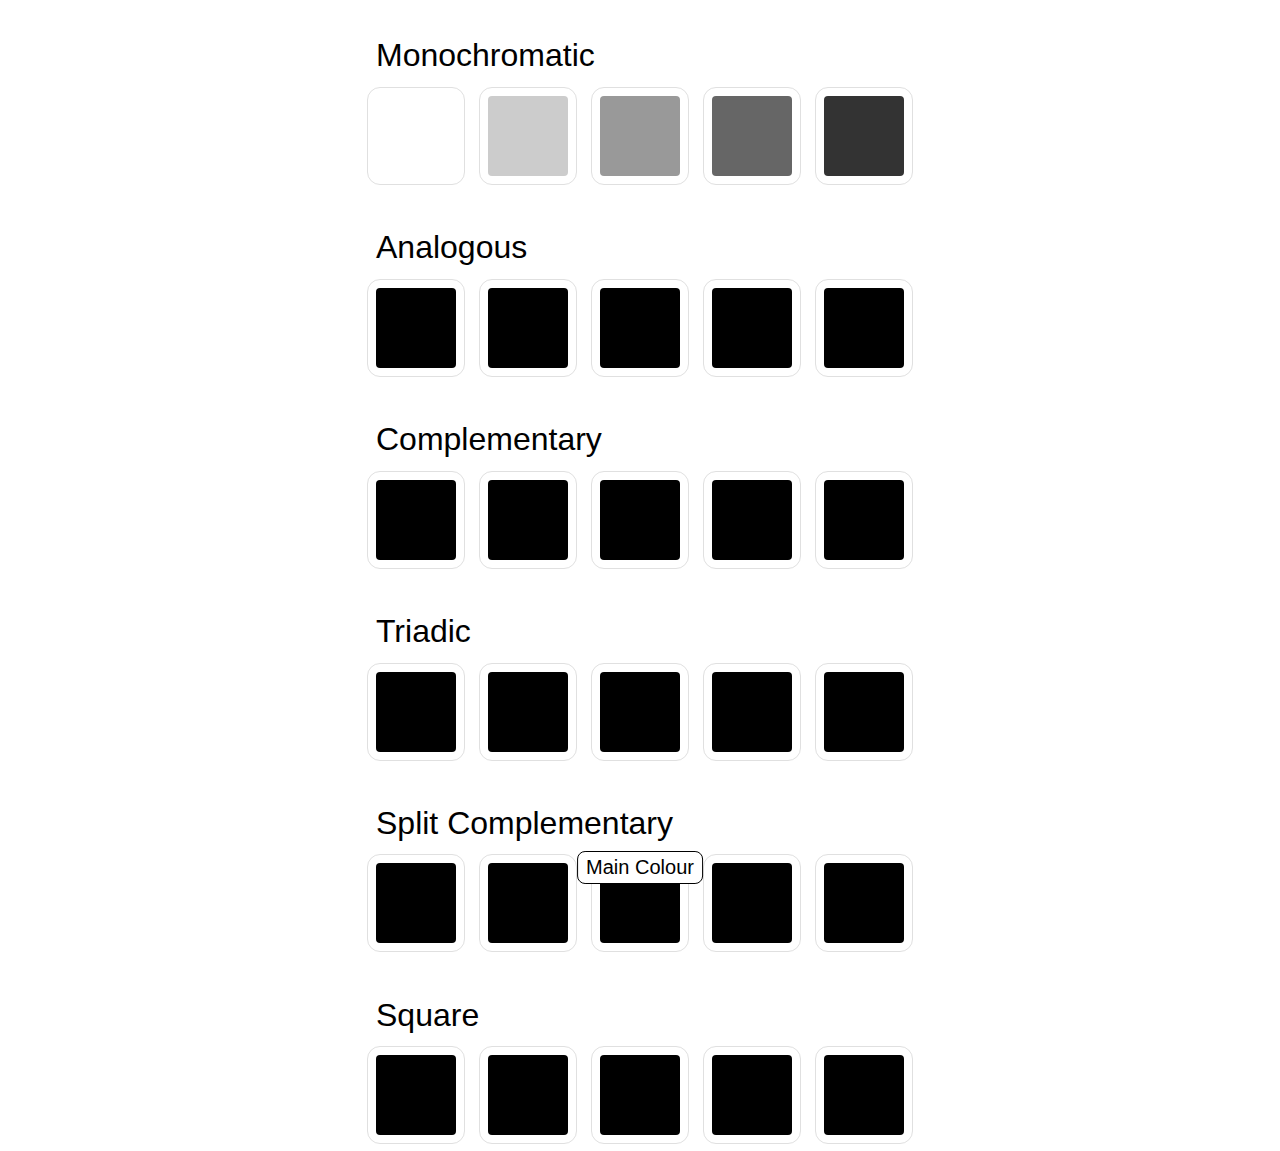
<file: explore.html>
<!DOCTYPE html>
<html lang="en">
<head>
    <meta charset="UTF-8">
    <meta name="viewport" content="width=device-width, initial-scale=1.0">
    <title>Explore Palettes | Colours | A project by Shreyas Deo</title>
    <style>
        body {
            margin: 0;
            padding: 0;
            font-family: 'Gill Sans', 'Gill Sans MT', Calibri, 'Trebuchet MS', sans-serif;
        }

        .main-col {
            position: fixed;
            bottom: 1em;
            left: 50%;
            transform: translateX(-50%);
            padding: 0.25em 0.5em;
            border: 1px solid #000;
            border-radius: 0.5em;
            cursor: pointer;
            background-color: white;
        }

        .main-col h1 {
            font-size: 1.25em;
            font-weight: 100;
            margin: 0;
            padding: 0;
            position: relative;
        }

        #main-colour {
            position: absolute;
            top: 0;
            z-index: -1;
            visibility: hidden;
        }

        .schemes {
            display: flex;
            height: 100%;
            width: 100%;
            flex-direction: column;
            gap: 2em;
            align-items: center;
            padding: 1em 2em;
            box-sizing: border-box;
        }

        .scheme-colours {
            display: flex;
            flex-direction: row;
            gap: 2em;
            flex-wrap: wrap;
        }

        .colour {
            width: 5em;
            height: 5em;
            border-radius: 0.25em;
            cursor: pointer;
            outline: 1px solid rgb(224, 224, 224);
            outline-offset: 0.5em;
            text-align: center;
            position: relative;
        }

        .colour h3 {
            opacity: 0;
            transition: opacity 0.25s;
            background-color: white;
            position: absolute;
            left: 50%;
            top: 15%;
            transform: translateX(-50%);
        }

        .colour:hover > h3 {
            opacity: 1;
        }

        .scheme h1 {
            font-weight: 100;
        }
    </style>
</head>
<body>
    <div class="schemes">
        <div class="scheme">
            <h1>Monochromatic</h1>
            <div class="scheme-colours">
                <div class="colour monochrome-colour"></div>
                <div class="colour monochrome-colour"></div>
                <div class="colour monochrome-colour"></div>
                <div class="colour monochrome-colour"></div>
                <div class="colour monochrome-colour"></div>
            </div>
        </div>
        <div class="scheme">
            <h1>Analogous</h1>
            <div class="scheme-colours">
                <div class="colour analogous-colour"></div>
                <div class="colour analogous-colour"></div>
                <div class="colour analogous-colour"></div>
                <div class="colour analogous-colour"></div>
                <div class="colour analogous-colour"></div>
            </div>
        </div>
        <div class="scheme">
            <h1>Complementary</h1>
            <div class="scheme-colours">
                <div class="colour complementary-colour"></div>
                <div class="colour complementary-colour"></div>
                <div class="colour complementary-colour"></div>
                <div class="colour complementary-colour"></div>
                <div class="colour complementary-colour"></div>
            </div>
        </div>
        <div class="scheme">
            <h1>Triadic</h1>
            <div class="scheme-colours">
                <div class="colour triadic-colour"></div>
                <div class="colour triadic-colour"></div>
                <div class="colour triadic-colour"></div>
                <div class="colour triadic-colour"></div>
                <div class="colour triadic-colour"></div>
            </div>
        </div>
        <div class="scheme">
            <h1>Split Complementary</h1>
            <div class="scheme-colours">
                <div class="colour split-com-colour"></div>
                <div class="colour split-com-colour"></div>
                <div class="colour split-com-colour"></div>
                <div class="colour split-com-colour"></div>
                <div class="colour split-com-colour"></div>
            </div>
        </div>
        <div class="scheme">
            <h1>Square</h1>
            <div class="scheme-colours">
                <div class="colour square-colour"></div>
                <div class="colour square-colour"></div>
                <div class="colour square-colour"></div>
                <div class="colour square-colour"></div>
                <div class="colour square-colour"></div>
            </div>
        </div>
    </div>
    <div class="main-col">
        <h1>Main Colour</h1>
        <input type="color" name="main-colour" id="main-colour" value="#000">
    </div>
    <script src="scheme.js"></script>
    <script>
        const mainCol = document.getElementById('main-colour');
        var starting_col = mainCol.value;
        mainCol.addEventListener('change', () => {
            starting_col = mainCol.value;
            redrawPalettes();
        });
        document.getElementsByClassName('main-col')[0].addEventListener('click', () => {
            mainCol.click();
        });

        function redrawPalettes() {
            drawMonochrome();
            drawAnalogous();
            drawComplementary();
            drawTriadic();
            drawSplitComplementary();
            drawSquare();
        }

        function drawMonochrome() {
            var start_colour = hexToHSL(starting_col);
            var colours = Monochromatic(start_colour, 5);
            for (var i=0; i<5; i++) {
                document.getElementsByClassName('monochrome-colour')[i].style.backgroundColor = 'hsl(' + colours[i].h + ', ' + colours[i].s + '%, ' + colours[i].l + '%)';
                document.getElementsByClassName('monochrome-colour')[i].innerHTML = '<h3>' + HSLToHex(colours[i]) + '</h3';
            }
        }

        function drawAnalogous() {
            var start_colour = hexToHSL(starting_col);
            var colours = Analogous(start_colour, 5);
            for (var i=0; i<5; i++) {
                document.getElementsByClassName('analogous-colour')[i].style.backgroundColor = 'hsl(' + colours[i].h + ', ' + colours[i].s + '%, ' + colours[i].l + '%)';
                document.getElementsByClassName('analogous-colour')[i].innerHTML = '<h3>' + HSLToHex(colours[i]) + '</h3';
            }
        }

        function drawComplementary() {
            var start_colour = hexToHSL(starting_col);
            var colours = Complementary(start_colour, 5);
            for (var i=0; i<5; i++) {
                document.getElementsByClassName('complementary-colour')[i].style.backgroundColor = 'hsl(' + colours[i].h + ', ' + colours[i].s + '%, ' + colours[i].l + '%)';
                document.getElementsByClassName('complementary-colour')[i].innerHTML = '<h3>' + HSLToHex(colours[i]) + '</h3';
            }
        }

        function drawTriadic() {
            var start_colour = hexToHSL(starting_col);
            var colours = Triadic(start_colour, 5);
            for (var i=0; i<5; i++) {
                document.getElementsByClassName('triadic-colour')[i].style.backgroundColor = 'hsl(' + colours[i].h + ', ' + colours[i].s + '%, ' + colours[i].l + '%)';
                document.getElementsByClassName('triadic-colour')[i].innerHTML = '<h3>' + HSLToHex(colours[i]) + '</h3';
            }
        }

        function drawSplitComplementary() {
            var start_colour = hexToHSL(starting_col);
            var colours = SplitComplementary(start_colour, 5);
            for (var i=0; i<5; i++) {
                document.getElementsByClassName('split-com-colour')[i].style.backgroundColor = 'hsl(' + colours[i].h + ', ' + colours[i].s + '%, ' + colours[i].l + '%)';
                document.getElementsByClassName('split-com-colour')[i].innerHTML = '<h3>' + HSLToHex(colours[i]) + '</h3';
            }
        }

        function drawSquare() {
            var start_colour = hexToHSL(starting_col);
            var colours = Square(start_colour, 5);
            for (var i=0; i<5; i++) {
                document.getElementsByClassName('square-colour')[i].style.backgroundColor = 'hsl(' + colours[i].h + ', ' + colours[i].s + '%, ' + colours[i].l + '%)';
                document.getElementsByClassName('square-colour')[i].innerHTML = '<h3>' + HSLToHex(colours[i]) + '</h3';
            }
        }

        redrawPalettes();

        Array.from(document.getElementsByClassName('colour')).forEach(colour => {
            colour.addEventListener('click', () => {
                var hex = colour.querySelector('h3').innerText;
                navigator.clipboard.writeText(hex);
            });
        });
    </script>
</body>
</html>
</file>
